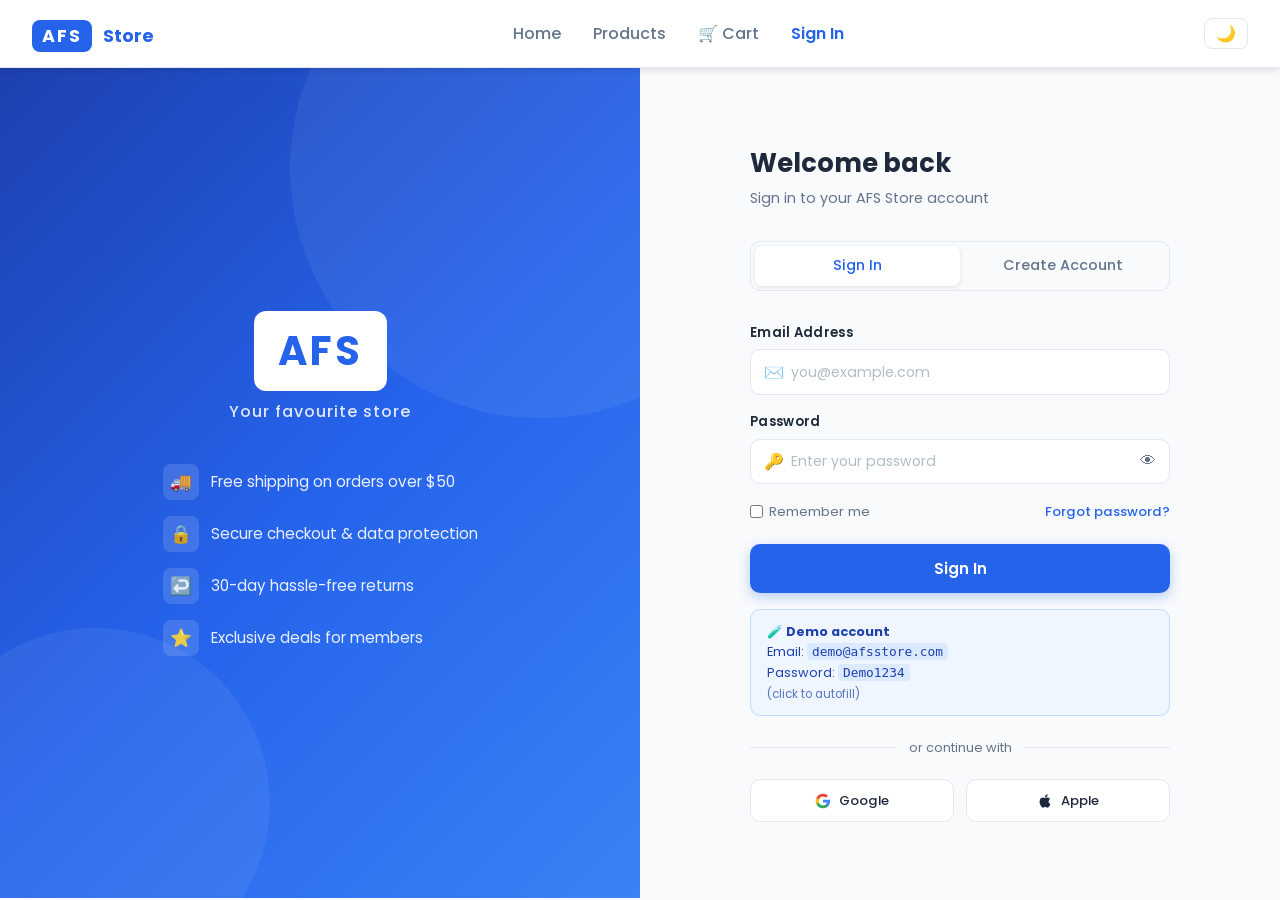
<file: auth.html>
<!DOCTYPE html>
<html lang="en">
<head>
  <meta charset="UTF-8" />
  <meta name="viewport" content="width=device-width, initial-scale=1.0"/>
  <title>AFS Store — Sign In / Register</title>
  <link rel="stylesheet" href="css/style.css"/>
  <link rel="stylesheet" href="css/responsive.css"/>
</head>
<body>

  <!-- Navbar -->
  <nav>
    <a href="index.html" class="nav-logo">
      <span style="background:#2563eb; color:white; padding:4px 10px; border-radius:8px; font-weight:700; font-size:1.1rem; letter-spacing:2px;">AFS</span>
      <span style="color:#2563eb; font-weight:700; font-size:1.1rem; margin-left:6px;">Store</span>
    </a>
    <ul class="nav-links">
      <li><a href="index.html">Home</a></li>
      <li><a href="products.html">Products</a></li>
      <li><a href="cart.html">🛒 Cart</a></li>
      <li><a href="auth.html" class="active">Sign In</a></li>
    </ul>
    <button class="dark-toggle" onclick="toggleDark()">🌙</button>
  </nav>

  <div class="auth-wrapper">

    <!-- Left: Visual Panel -->
    <div class="auth-visual">
      <div class="auth-visual-content">
        <div class="auth-visual-logo">AFS</div>
        <p class="auth-visual-tagline">Your favourite store</p>
        <ul class="auth-features">
          <li><span class="icon">🚚</span> Free shipping on orders over $50</li>
          <li><span class="icon">🔒</span> Secure checkout & data protection</li>
          <li><span class="icon">↩️</span> 30-day hassle-free returns</li>
          <li><span class="icon">⭐</span> Exclusive deals for members</li>
        </ul>
      </div>
    </div>

    <!-- Right: Form Panel -->
    <div class="auth-form-panel">
      <div class="auth-card">
        <h2 id="panel-title">Welcome back</h2>
        <p class="subtitle" id="panel-subtitle">Sign in to your AFS Store account</p>

        <!-- Tabs -->
        <div class="auth-tabs">
          <button class="auth-tab active" onclick="switchTab('login')">Sign In</button>
          <button class="auth-tab" onclick="switchTab('register')">Create Account</button>
        </div>

        <!-- ── Login Panel ── -->
        <div class="auth-panel active" id="panel-login">
          <div class="form-group">
            <label>Email Address</label>
            <div class="input-wrap">
              <span class="input-icon">✉️</span>
              <input type="email" id="login-email" placeholder="you@example.com" autocomplete="email"/>
            </div>
          </div>

          <div class="form-group">
            <label>Password</label>
            <div class="input-wrap">
              <span class="input-icon">🔑</span>
              <input type="password" id="login-password" placeholder="Enter your password" autocomplete="current-password"/>
              <button class="toggle-pw" onclick="togglePassword('login-password', this)" type="button">👁</button>
            </div>
          </div>

          <div class="form-options">
            <label>
              <input type="checkbox" style="accent-color: var(--primary);"/>
              Remember me
            </label>
            <a href="#">Forgot password?</a>
          </div>

          <button class="btn-auth" onclick="handleLogin()">Sign In</button>

          <!-- Demo hint -->
          <div class="demo-hint">
            <strong>🧪 Demo account</strong><br/>
            Email: <code onclick="document.getElementById('login-email').value='demo@afsstore.com'">demo@afsstore.com</code><br/>
            Password: <code onclick="document.getElementById('login-password').value='Demo1234'">Demo1234</code>
            <span>(click to autofill)</span>
          </div>

          <div class="divider">or continue with</div>

          <div class="social-btns">
            <button class="btn-social" onclick="showToast('Google login coming soon!')">
              <svg width="16" height="16" viewBox="0 0 24 24"><path fill="#4285F4" d="M22.56 12.25c0-.78-.07-1.53-.2-2.25H12v4.26h5.92c-.26 1.37-1.04 2.53-2.21 3.31v2.77h3.57c2.08-1.92 3.28-4.74 3.28-8.09z"/><path fill="#34A853" d="M12 23c2.97 0 5.46-.98 7.28-2.66l-3.57-2.77c-.98.66-2.23 1.06-3.71 1.06-2.86 0-5.29-1.93-6.16-4.53H2.18v2.84C3.99 20.53 7.7 23 12 23z"/><path fill="#FBBC05" d="M5.84 14.09c-.22-.66-.35-1.36-.35-2.09s.13-1.43.35-2.09V7.07H2.18C1.43 8.55 1 10.22 1 12s.43 3.45 1.18 4.93l3.66-2.84z"/><path fill="#EA4335" d="M12 5.38c1.62 0 3.06.56 4.21 1.64l3.15-3.15C17.45 2.09 14.97 1 12 1 7.7 1 3.99 3.47 2.18 7.07l3.66 2.84c.87-2.6 3.3-4.53 6.16-4.53z"/></svg>
              Google
            </button>
            <button class="btn-social" onclick="showToast('Apple login coming soon!')">
              <svg width="16" height="16" viewBox="0 0 24 24" fill="currentColor"><path d="M18.71 19.5c-.83 1.24-1.71 2.45-3.05 2.47-1.34.03-1.77-.79-3.29-.79-1.53 0-2 .77-3.27.82-1.31.05-2.3-1.32-3.14-2.53C4.25 17 2.94 12.45 4.7 9.39c.87-1.52 2.43-2.48 4.12-2.51 1.28-.02 2.5.87 3.29.87.78 0 2.26-1.07 3.8-.91.65.03 2.47.26 3.64 1.98-.09.06-2.17 1.28-2.15 3.81.03 3.02 2.65 4.03 2.68 4.04-.03.07-.42 1.44-1.38 2.83M13 3.5c.73-.83 1.94-1.46 2.94-1.5.13 1.17-.34 2.35-1.04 3.19-.69.85-1.83 1.51-2.95 1.42-.15-1.15.41-2.35 1.05-3.11z"/></svg>
              Apple
            </button>
          </div>
        </div>

        <!-- ── Register Panel ── -->
        <div class="auth-panel" id="panel-register">
          <div class="form-row">
            <div class="form-group">
              <label>First Name</label>
              <div class="input-wrap">
                <span class="input-icon">👤</span>
                <input type="text" id="reg-firstname" placeholder="John" autocomplete="given-name"/>
              </div>
            </div>
            <div class="form-group">
              <label>Last Name</label>
              <div class="input-wrap">
                <span class="input-icon">👤</span>
                <input type="text" id="reg-lastname" placeholder="Doe" autocomplete="family-name"/>
              </div>
            </div>
          </div>

          <div class="form-group">
            <label>Email Address</label>
            <div class="input-wrap">
              <span class="input-icon">✉️</span>
              <input type="email" id="reg-email" placeholder="you@example.com" autocomplete="email"/>
            </div>
          </div>

          <div class="form-group">
            <label>Password</label>
            <div class="input-wrap">
              <span class="input-icon">🔑</span>
              <input type="password" id="reg-password" placeholder="At least 8 characters" oninput="checkStrength(this.value)" autocomplete="new-password"/>
              <button class="toggle-pw" onclick="togglePassword('reg-password', this)" type="button">👁</button>
            </div>
            <div class="strength-bar">
              <span id="s1"></span><span id="s2"></span><span id="s3"></span><span id="s4"></span>
            </div>
            <div class="strength-label" id="strength-label"></div>
          </div>

          <div class="form-group">
            <label>Confirm Password</label>
            <div class="input-wrap">
              <span class="input-icon">🔐</span>
              <input type="password" id="reg-confirm" placeholder="Repeat your password" autocomplete="new-password"/>
              <button class="toggle-pw" onclick="togglePassword('reg-confirm', this)" type="button">👁</button>
            </div>
          </div>

          <button class="btn-auth" onclick="handleRegister()">Create Account</button>

          <p class="terms-note">
            By creating an account you agree to our
            <a href="#">Terms of Service</a> and <a href="#">Privacy Policy</a>.
          </p>
        </div>

      </div>
    </div>
  </div>

  <!-- Toast -->
  <div class="auth-toast" id="auth-toast"></div>

  <script src="js/auth.js"></script>
</body>
</html>
</file>
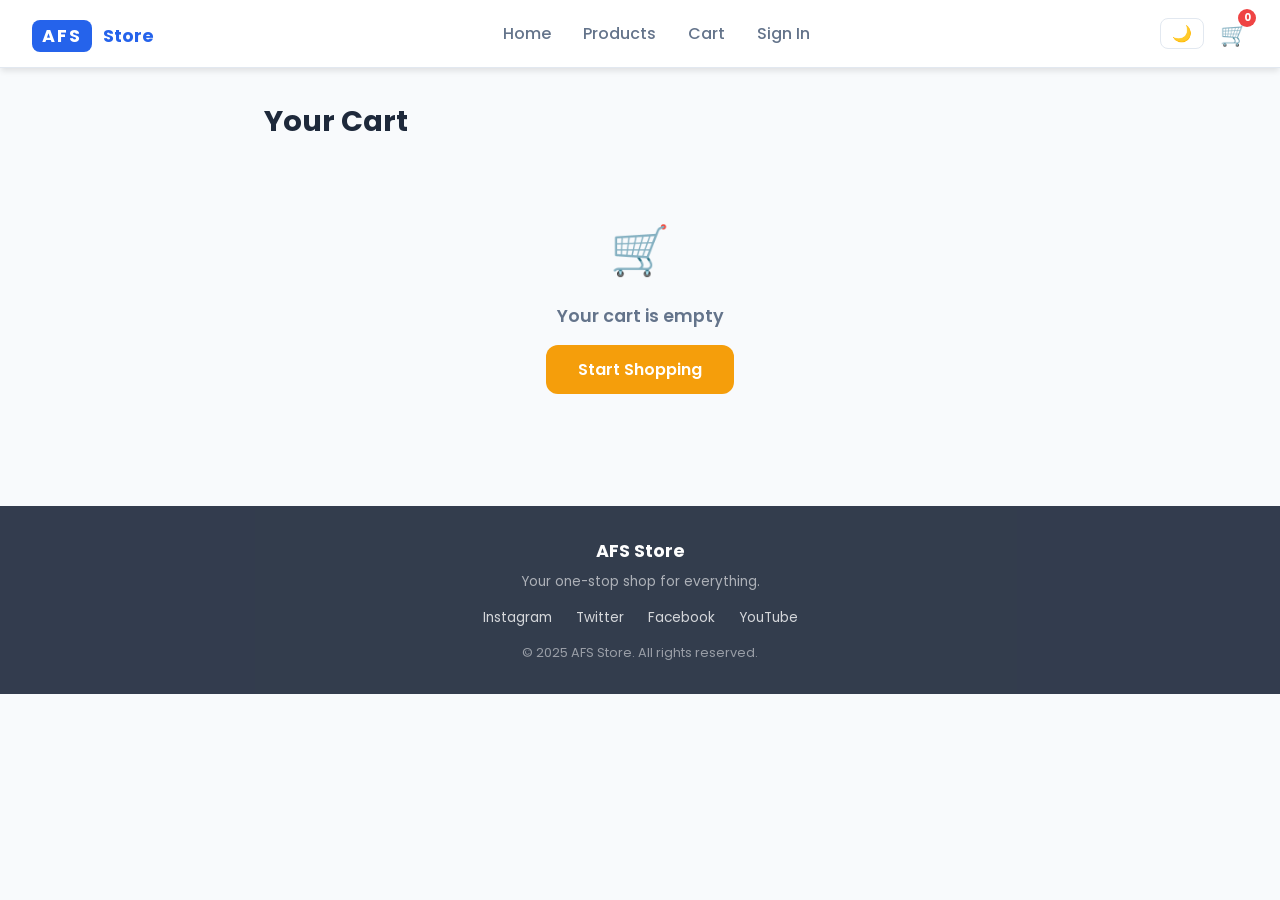
<file: cart.html>
<!DOCTYPE html>
<html lang="en">
<head>
  <meta charset="UTF-8" />
  <meta name="viewport" content="width=device-width, initial-scale=1.0"/>
  <title>Products — AFS Store</title>
  <link rel="stylesheet" href="css/style.css"/>
  <link rel="stylesheet" href="css/responsive.css"/>
</head>
<script>
  // Dark mode toggle
  function toggleDark() {
    document.body.classList.toggle('dark');
    const btn = document.querySelector('.dark-toggle');
    btn.textContent = document.body.classList.contains('dark') ? '☀️' : '🌙';
    localStorage.setItem('darkMode', document.body.classList.contains('dark'));
  }

  // Remember dark mode preference
  if (localStorage.getItem('darkMode') === 'true') {
    document.body.classList.add('dark');
    document.querySelector('.dark-toggle').textContent = '☀️';
  }
</script>
<body>

  <!-- Navbar -->
  <nav>
    <a href="index.html" class="nav-logo">
  <span style="background:#2563eb; color:white; padding:4px 10px; border-radius:8px; font-weight:700; font-size:1.1rem; letter-spacing:2px;">AFS</span>
  <span style="color:#2563eb; font-weight:700; font-size:1.1rem; margin-left:6px;">Store</span>
</a>
    <ul class="nav-links">
      <li><a href="index.html">Home</a></li>
      <li><a href="products.html">Products</a></li>
      <li><a href="cart.html">Cart</a></li>
      <li><a href="auth.html">Sign In</a></li>
    </ul>
    <div class="nav-right">
      <!-- Dark mode toggle -->
     <button class="dark-toggle" onclick="toggleDark()">🌙</button>
      <a href="cart.html" class="cart-icon">🛒 <span class="cart-count" id="cart-count">0</span></a>
    </div>
  </nav>

  <!-- Cart Page Main Content -->
  <main style="max-width:800px; margin:2rem auto; padding:0 1.5rem;">
    <h2 style="font-size:1.8rem; font-weight:700; margin-bottom:1.5rem;">Your Cart</h2>

    <!-- Cart items rendered dynamically by cart-page.js -->
    <div id="cart-items"></div>

    <!-- Order summary shown when cart is not empty -->
    <div id="cart-summary" style="display:none; margin-top:2rem; background:var(--surface); border:1px solid var(--border); border-radius:var(--radius); padding:1.5rem;">
      <div style="display:flex; justify-content:space-between; align-items:center;">
        <span style="font-size:1.2rem; font-weight:600;">Total:</span>
        <span style="font-size:1.5rem; font-weight:700; color:var(--primary);" id="cart-total">$0</span>
      </div>
      <!-- Checkout button -->
      <button class="btn btn-primary" style="width:100%; margin-top:1rem; padding:1rem;" 
        onclick="clearCart(); renderCartPage(); alert('Order placed successfully! 🎉')">
       Proceed to Checkout
     </button>
    </div>
  </main>

  <!-- Footer -->
<footer>
  <p style="font-size:1.1rem; font-weight:700; margin-bottom:0.5rem;">AFS Store</p>
  <p style="opacity:0.6; font-size:0.85rem; margin-bottom:1rem;">Your one-stop shop for everything.</p>
  <div style="display:flex; justify-content:center; gap:1.5rem; margin-bottom:1rem;">
    <a href="#" style="color:white; text-decoration:none; font-size:0.85rem; opacity:0.8; transition:opacity 0.2s;" onmouseover="this.style.opacity=1" onmouseout="this.style.opacity=0.8">Instagram</a>
    <a href="#" style="color:white; text-decoration:none; font-size:0.85rem; opacity:0.8;" onmouseover="this.style.opacity=1" onmouseout="this.style.opacity=0.8">Twitter</a>
    <a href="#" style="color:white; text-decoration:none; font-size:0.85rem; opacity:0.8;" onmouseover="this.style.opacity=1" onmouseout="this.style.opacity=0.8">Facebook</a>
    <a href="#" style="color:white; text-decoration:none; font-size:0.85rem; opacity:0.8;" onmouseover="this.style.opacity=1" onmouseout="this.style.opacity=0.8">YouTube</a>
  </div>
  <p style="opacity:0.5; font-size:0.8rem;">© 2025 AFS Store. All rights reserved.</p>
</footer>
  <!-- Scripts -->
  <script src="js/products.js"></script>
  <script src="js/cart.js"></script>
  <script src="js/cart-page.js"></script>
</body>
</html>
</file>
<file: css/style.css>
@import url('https://fonts.googleapis.com/css2?family=Poppins:wght@300;400;500;600;700&display=swap');

* {
  margin: 0;
  padding: 0;
  box-sizing: border-box;
}

:root {
  --primary: #2563eb;
  --primary-dark: #1d4ed8;
  --secondary: #f59e0b;
  --background: #f8fafc;
  --surface: #ffffff;
  --text-primary: #1e293b;
  --text-secondary: #64748b;
  --border: #e2e8f0;
  --success: #10b981;
  --danger: #ef4444;
  --shadow: 0 4px 6px -1px rgba(0,0,0,0.1);
  --radius: 12px;
}

body {
  font-family: 'Poppins', sans-serif;
  background: var(--background);
  color: var(--text-primary);
}

/* ── Navbar ── */
nav {
  background: var(--surface);
  border-bottom: 1px solid var(--border);
  padding: 1rem 2rem;
  display: flex;
  align-items: center;
  justify-content: space-between;
  position: sticky;
  top: 0;
  z-index: 100;
  box-shadow: var(--shadow);
}

.nav-logo {
  font-size: 1.5rem;
  font-weight: 700;
  color: var(--primary);
  text-decoration: none;
}

.nav-links {
  display: flex;
  gap: 2rem;
  list-style: none;
}

.nav-links a {
  text-decoration: none;
  color: var(--text-secondary);
  font-weight: 500;
  transition: color 0.2s;
}

.nav-links a:hover {
  color: var(--primary);
}

.nav-links a.active {
  color: var(--primary);
  font-weight: 600;
}

.nav-right {
  display: flex;
  align-items: center;
  gap: 1rem;
}

.cart-icon {
  position: relative;
  cursor: pointer;
  font-size: 1.4rem;
  color: var(--text-primary);
  text-decoration: none;
}

.cart-count {
  position: absolute;
  top: -8px;
  right: -8px;
  background: var(--danger);
  color: white;
  font-size: 0.65rem;
  font-weight: 700;
  width: 18px;
  height: 18px;
  border-radius: 50%;
  display: flex;
  align-items: center;
  justify-content: center;
}

/* ── Hero ── */
.hero {
  background: linear-gradient(135deg, var(--primary) 0%, var(--primary-dark) 100%);
  color: white;
  padding: 5rem 2rem;
  text-align: center;
}

.hero h1 {
  font-size: 3rem;
  font-weight: 700;
  margin-bottom: 1rem;
}

.hero p {
  font-size: 1.2rem;
  opacity: 0.9;
  margin-bottom: 2rem;
}

/* ── Buttons ── */
.btn {
  display: inline-block;
  padding: 0.75rem 2rem;
  border-radius: var(--radius);
  font-weight: 600;
  font-size: 1rem;
  cursor: pointer;
  border: none;
  transition: all 0.2s;
  text-decoration: none;
}

.btn-primary {
  background: var(--secondary);
  color: white;
}

.btn-primary:hover {
  background: #d97706;
  transform: translateY(-2px);
}

.btn-outline {
  background: transparent;
  color: white;
  border: 2px solid white;
  margin-left: 1rem;
}

.btn-outline:hover {
  background: white;
  color: var(--primary);
}

/* ── Product Card ── */
.product-card {
  background: var(--surface);
  border-radius: var(--radius);
  border: 1px solid var(--border);
  overflow: hidden;
  transition: transform 0.2s, box-shadow 0.2s;
  animation: fadeIn 0.4s ease forwards;
}

.product-card:hover {
  transform: translateY(-4px);
  box-shadow: 0 12px 24px rgba(0,0,0,0.12);
}

.product-card img {
  width: 100%;
  height: 200px;
  object-fit: cover;
}

.product-info {
  padding: 1rem;
}

.product-name {
  font-weight: 600;
  font-size: 0.95rem;
  margin-bottom: 0.25rem;
}

.product-desc {
  font-size: 0.8rem;
  color: var(--text-secondary);
  margin-bottom: 0.75rem;
}

.product-footer {
  display: flex;
  align-items: center;
  justify-content: space-between;
}

.product-price {
  font-size: 1.1rem;
  font-weight: 700;
  color: var(--primary);
}

.btn-add {
  background: var(--primary);
  color: white;
  border: none;
  padding: 0.4rem 1rem;
  border-radius: 8px;
  font-size: 0.85rem;
  font-weight: 600;
  cursor: pointer;
  transition: background 0.2s;
}

.btn-add:hover {
  background: var(--primary-dark);
}

/* ── Toast ── */
.toast {
  position: fixed;
  bottom: 2rem;
  right: 2rem;
  background: var(--success);
  color: white;
  padding: 0.75rem 1.5rem;
  border-radius: var(--radius);
  font-weight: 500;
  opacity: 0;
  transform: translateY(20px);
  transition: all 0.3s;
  z-index: 999;
}

.toast.show {
  opacity: 1;
  transform: translateY(0);
}

/* ── Footer ── */
footer {
  background: var(--text-primary);
  color: white;
  text-align: center;
  padding: 2rem;
  margin-top: 4rem;
  font-size: 0.9rem;
  opacity: 0.9;
}

/* ── Animations ── */
html {
  scroll-behavior: smooth;
}

@keyframes fadeIn {
  from { opacity: 0; transform: translateY(20px); }
  to   { opacity: 1; transform: translateY(0); }
}

/* ── Hamburger Menu ── */
.hamburger {
  display: none;
  flex-direction: column;
  gap: 5px;
  cursor: pointer;
  background: none;
  border: none;
  padding: 0.25rem;
}

.hamburger span {
  display: block;
  width: 24px;
  height: 2px;
  background: var(--text-primary);
  border-radius: 2px;
  transition: all 0.3s;
}

@media (max-width: 768px) {
  .hamburger {
    display: flex;
  }

  .nav-links {
    display: none;
    position: absolute;
    top: 64px;
    left: 0;
    right: 0;
    background: var(--surface);
    flex-direction: column;
    padding: 1rem 2rem;
    border-bottom: 1px solid var(--border);
    box-shadow: var(--shadow);
    gap: 1rem;
    z-index: 99;
  }

  .nav-links.open {
    display: flex;
  }
}
/* ── Dark Mode ── */
body.dark {
  --primary: #60a5fa;
  --primary-dark: #3b82f6;
  --background: #0f172a;
  --surface: #1e293b;
  --text-primary: #f1f5f9;
  --text-secondary: #94a3b8;
  --border: #334155;
  --shadow: 0 4px 6px -1px rgba(0,0,0,0.4);
}

/* Dark mode toggle button */
.dark-toggle {
  background: none;
  border: 1px solid var(--border);
  color: var(--text-primary);
  padding: 0.3rem 0.7rem;
  border-radius: 8px;
  cursor: pointer;
  font-size: 1rem;
  transition: all 0.2s;
}

.dark-toggle:hover {
  background: var(--border);
}

/* ══════════════════════════════════════
   AUTH PAGE
   ══════════════════════════════════════ */

.auth-wrapper {
  min-height: calc(100vh - 70px);
  display: grid;
  grid-template-columns: 1fr 1fr;
  background: var(--background);
}

/* ── Left Panel ── */
.auth-visual {
  background: linear-gradient(135deg, #1e40af 0%, #2563eb 50%, #3b82f6 100%);
  display: flex;
  flex-direction: column;
  align-items: center;
  justify-content: center;
  padding: 3rem;
  position: relative;
  overflow: hidden;
}

.auth-visual::before {
  content: '';
  position: absolute;
  width: 500px;
  height: 500px;
  border-radius: 50%;
  background: rgba(255,255,255,0.06);
  top: -150px;
  right: -150px;
}

.auth-visual::after {
  content: '';
  position: absolute;
  width: 350px;
  height: 350px;
  border-radius: 50%;
  background: rgba(255,255,255,0.06);
  bottom: -80px;
  left: -80px;
}

.auth-visual-content {
  position: relative;
  z-index: 1;
  text-align: center;
  color: white;
}

.auth-visual-logo {
  font-size: 2.5rem;
  font-weight: 700;
  letter-spacing: 3px;
  background: white;
  color: #2563eb;
  padding: 10px 24px;
  border-radius: 12px;
  display: inline-block;
  margin-bottom: 0.5rem;
}

.auth-visual-tagline {
  font-size: 1rem;
  font-weight: 500;
  opacity: 0.85;
  margin-bottom: 2.5rem;
  letter-spacing: 1px;
}

.auth-features {
  list-style: none;
  text-align: left;
  display: flex;
  flex-direction: column;
  gap: 1rem;
}

.auth-features li {
  display: flex;
  align-items: center;
  gap: 0.75rem;
  font-size: 0.95rem;
  opacity: 0.9;
}

.auth-features li span.icon {
  width: 36px;
  height: 36px;
  background: rgba(255,255,255,0.15);
  border-radius: 8px;
  display: flex;
  align-items: center;
  justify-content: center;
  font-size: 1.1rem;
  flex-shrink: 0;
}

/* ── Right Panel ── */
.auth-form-panel {
  display: flex;
  align-items: center;
  justify-content: center;
  padding: 3rem 2rem;
}

.auth-card {
  width: 100%;
  max-width: 420px;
}

.auth-card h2 {
  font-size: 1.6rem;
  font-weight: 700;
  color: var(--text-primary);
  margin-bottom: 0.3rem;
}

.auth-card .subtitle {
  color: var(--text-secondary);
  font-size: 0.9rem;
  margin-bottom: 2rem;
}

/* ── Tabs ── */
.auth-tabs {
  display: flex;
  background: var(--background);
  border-radius: 10px;
  padding: 4px;
  margin-bottom: 2rem;
  border: 1px solid var(--border);
}

.auth-tab {
  flex: 1;
  padding: 0.6rem 1rem;
  border: none;
  background: transparent;
  font-family: 'Poppins', sans-serif;
  font-size: 0.9rem;
  font-weight: 500;
  color: var(--text-secondary);
  cursor: pointer;
  border-radius: 7px;
  transition: all 0.2s ease;
}

.auth-tab.active {
  background: var(--surface);
  color: var(--primary);
  box-shadow: 0 1px 4px rgba(0,0,0,0.1);
}

/* ── Form ── */
.auth-panel {
  display: none;
  animation: fadeUp 0.25s ease;
}

.auth-panel.active {
  display: block;
}

@keyframes fadeUp {
  from { opacity: 0; transform: translateY(8px); }
  to   { opacity: 1; transform: translateY(0); }
}

.form-row {
  display: grid;
  grid-template-columns: 1fr 1fr;
  gap: 1rem;
}

.form-group {
  margin-bottom: 1.1rem;
}

.form-group label {
  display: block;
  font-size: 0.82rem;
  font-weight: 600;
  color: var(--text-primary);
  margin-bottom: 0.4rem;
  letter-spacing: 0.3px;
}

.input-wrap {
  position: relative;
}

.input-wrap .input-icon {
  position: absolute;
  left: 0.9rem;
  top: 50%;
  transform: translateY(-50%);
  font-size: 1rem;
  pointer-events: none;
}

.input-wrap input {
  width: 100%;
  padding: 0.7rem 0.9rem 0.7rem 2.5rem;
  border: 1.5px solid var(--border);
  border-radius: 10px;
  font-family: 'Poppins', sans-serif;
  font-size: 0.88rem;
  color: var(--text-primary);
  background: var(--surface);
  transition: border-color 0.2s, box-shadow 0.2s;
  outline: none;
}

.input-wrap input:focus {
  border-color: var(--primary);
  box-shadow: 0 0 0 3px rgba(37,99,235,0.1);
}

.input-wrap input::placeholder {
  color: #b0bec5;
}

.toggle-pw {
  position: absolute;
  right: 0.9rem;
  top: 50%;
  transform: translateY(-50%);
  background: none;
  border: none;
  cursor: pointer;
  font-size: 1rem;
  color: var(--text-secondary);
  padding: 0;
  line-height: 1;
}

.form-options {
  display: flex;
  align-items: center;
  justify-content: space-between;
  margin-bottom: 1.4rem;
  font-size: 0.82rem;
}

.form-options label {
  display: flex;
  align-items: center;
  gap: 0.4rem;
  cursor: pointer;
  color: var(--text-secondary);
}

.form-options a {
  color: var(--primary);
  text-decoration: none;
  font-weight: 500;
}

.form-options a:hover {
  text-decoration: underline;
}

.btn-auth {
  width: 100%;
  padding: 0.8rem;
  background: var(--primary);
  color: white;
  border: none;
  border-radius: 10px;
  font-family: 'Poppins', sans-serif;
  font-size: 0.95rem;
  font-weight: 600;
  cursor: pointer;
  transition: background 0.2s, transform 0.1s, box-shadow 0.2s;
  box-shadow: 0 4px 12px rgba(37,99,235,0.3);
}

.btn-auth:hover {
  background: var(--primary-dark);
  box-shadow: 0 6px 18px rgba(37,99,235,0.4);
}

.btn-auth:active {
  transform: scale(0.98);
}

/* ── Divider ── */
.divider {
  display: flex;
  align-items: center;
  gap: 0.8rem;
  margin: 1.4rem 0;
  color: var(--text-secondary);
  font-size: 0.8rem;
}

.divider::before,
.divider::after {
  content: '';
  flex: 1;
  height: 1px;
  background: var(--border);
}

/* ── Social Buttons ── */
.social-btns {
  display: grid;
  grid-template-columns: 1fr 1fr;
  gap: 0.75rem;
}

.btn-social {
  display: flex;
  align-items: center;
  justify-content: center;
  gap: 0.5rem;
  padding: 0.65rem;
  border: 1.5px solid var(--border);
  border-radius: 10px;
  background: var(--surface);
  font-family: 'Poppins', sans-serif;
  font-size: 0.82rem;
  font-weight: 500;
  color: var(--text-primary);
  cursor: pointer;
  transition: border-color 0.2s, background 0.2s;
}

.btn-social:hover {
  border-color: var(--primary);
  background: #eff6ff;
}

/* ── Terms ── */
.terms-note {
  font-size: 0.75rem;
  color: var(--text-secondary);
  text-align: center;
  margin-top: 1.2rem;
  line-height: 1.5;
}

.terms-note a {
  color: var(--primary);
  text-decoration: none;
}

/* ── Password strength ── */
.strength-bar {
  display: flex;
  gap: 4px;
  margin-top: 6px;
  height: 4px;
}

.strength-bar span {
  flex: 1;
  border-radius: 2px;
  background: var(--border);
  transition: background 0.3s;
}

.strength-label {
  font-size: 0.72rem;
  margin-top: 4px;
  color: var(--text-secondary);
}

/* ── Toast ── */
.auth-toast {
  position: fixed;
  bottom: 2rem;
  left: 50%;
  transform: translateX(-50%) translateY(100px);
  background: var(--success);
  color: white;
  padding: 0.75rem 1.5rem;
  border-radius: 10px;
  font-size: 0.88rem;
  font-weight: 500;
  box-shadow: var(--shadow);
  transition: transform 0.35s cubic-bezier(.34,1.56,.64,1);
  z-index: 999;
  white-space: nowrap;
}

.auth-toast.show {
  transform: translateX(-50%) translateY(0);
}

/* ── Auth Dark Mode ── */
body.dark .input-wrap input {
  background: #1e293b;
  border-color: #334155;
  color: #e2e8f0;
}

body.dark .btn-social {
  background: #1e293b;
  border-color: #334155;
  color: #e2e8f0;
}

body.dark .btn-social:hover {
  background: #1e3a5f;
}

body.dark .auth-tabs {
  background: #1e293b;
  border-color: #334155;
}

body.dark .auth-tab.active {
  background: #0f172a;
}

/* ── Auth Responsive ── */
@media (max-width: 768px) {
  .auth-wrapper {
    grid-template-columns: 1fr;
  }

  .auth-visual {
    padding: 2rem;
    min-height: 200px;
  }

  .auth-features {
    display: none;
  }

  .auth-visual-tagline {
    margin-bottom: 0;
  }

  .form-row {
    grid-template-columns: 1fr;
  }
}

/* ── Demo Hint ── */
.demo-hint {
  margin-top: 1rem;
  padding: 0.75rem 1rem;
  background: #eff6ff;
  border: 1px solid #bfdbfe;
  border-radius: 10px;
  font-size: 0.8rem;
  color: #1e40af;
  line-height: 1.6;
}

.demo-hint code {
  cursor: pointer;
  background: #dbeafe;
  padding: 1px 5px;
  border-radius: 4px;
}

.demo-hint span {
  font-size: 0.72rem;
  opacity: 0.7;
  display: block;
  margin-top: 2px;
}

body.dark .demo-hint {
  background: #1e3a5f;
  border-color: #1d4ed8;
  color: #93c5fd;
}

body.dark .demo-hint code {
  background: #1e40af;
}
</file>
<file: css/responsive.css>
/* ── Responsive CSS ──
   Mobile-first media queries for all screen sizes */

/* ── Tablet (max 768px) ── */
@media (max-width: 768px) {

  /* Hide nav links on tablet and mobile */
  .nav-links {
    display: none;
  }

  /* Hero section smaller on mobile */
  .hero h1 {
    font-size: 2rem;
  }

  .hero p {
    font-size: 1rem;
  }

  /* Stack hero buttons vertically */
  .btn-outline {
    margin-left: 0;
    margin-top: 0.5rem;
  }
}

/* ── Mobile (max 480px) ── */
@media (max-width: 480px) {

  /* Smaller navbar padding */
  nav {
    padding: 0.75rem 1rem;
  }

  /* Smaller logo */
  .nav-logo {
    font-size: 1.2rem;
  }

  /* Hero full padding adjustment */
  .hero {
    padding: 3rem 1rem;
  }

  .hero h1 {
    font-size: 1.6rem;
  }

  /* Single column product grid on mobile */
  #product-grid {
    grid-template-columns: 1fr 1fr;
  }

  /* Full width buttons on mobile */
  .btn {
    display: block;
    width: 100%;
    text-align: center;
    margin-left: 0;
    margin-top: 0.5rem;
  }

  /* Cart items stack on mobile */
  .cart-item-card {
    flex-direction: column;
    align-items: flex-start;
  }
}
</file>
